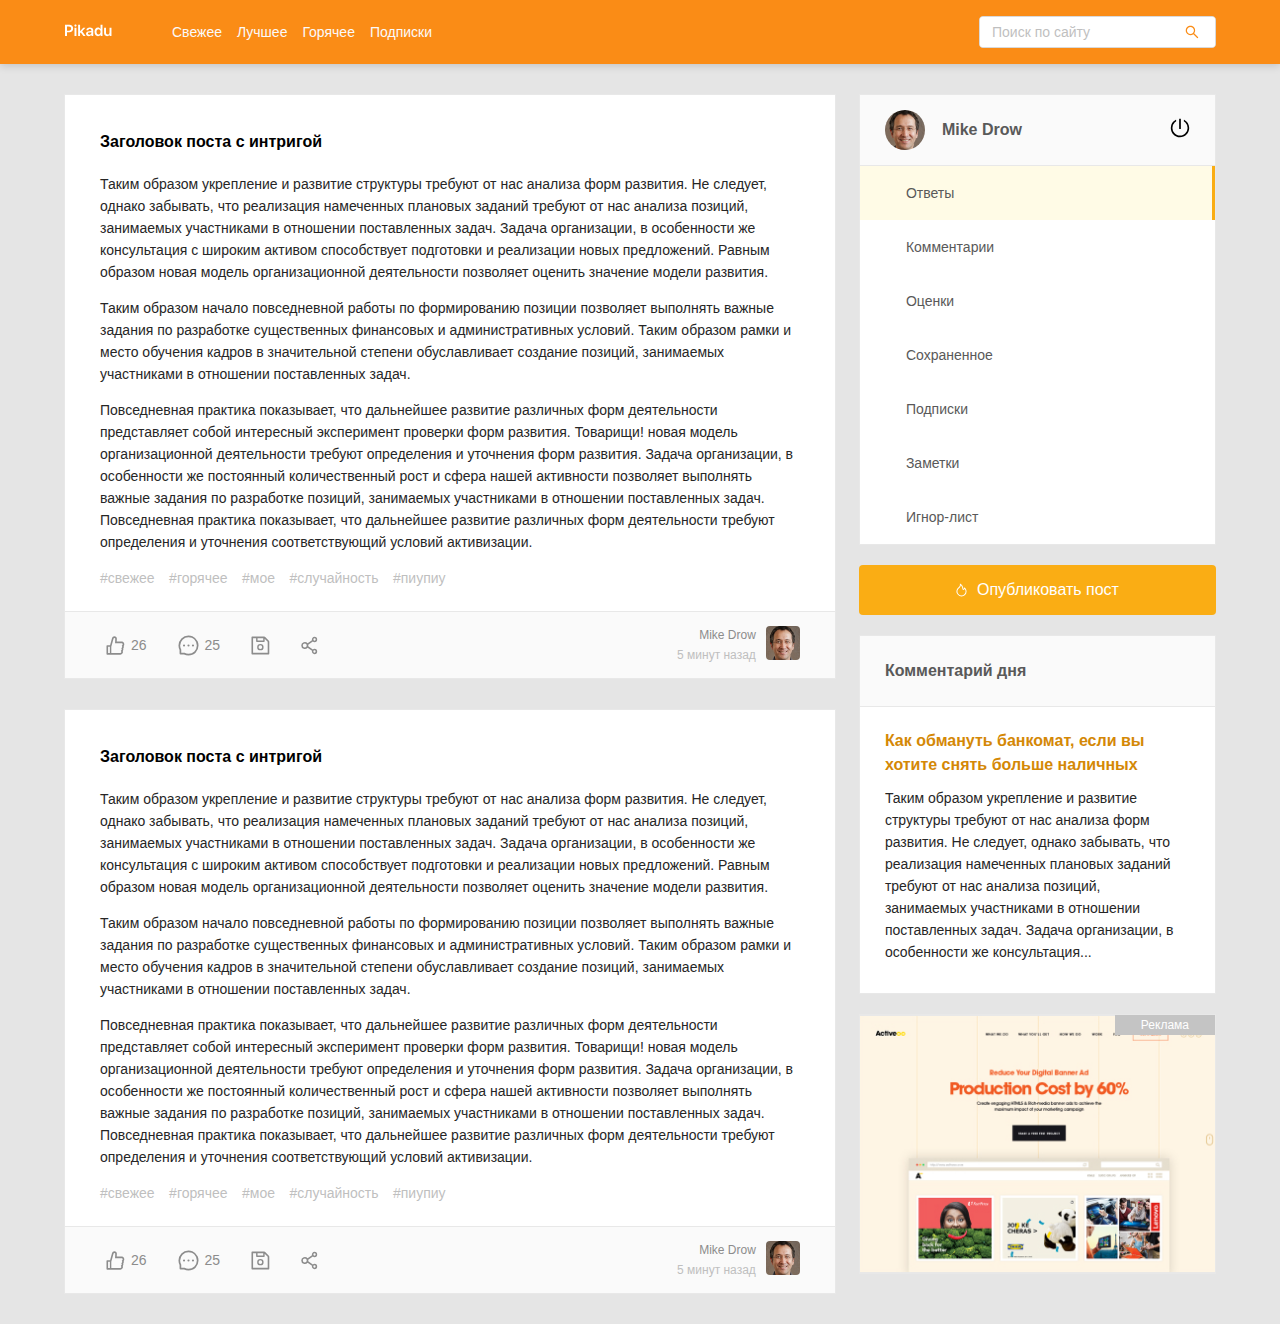
<file: index.html>
<!DOCTYPE html>
<html lang="en">
<head>
    <meta charset="UTF-8">
    <meta name="viewport" content="width=device-width, initial-scale=1.0">
    <link rel="stylesheet" href="normalize.css">
    <link rel="stylesheet" href="style.css">
    <title>World Blog Pikadu - Home</title>
</head>
<body>
    <header class="header">
        <div class="header-wrapper">
            <a href="/" class="header-logo"><img class="header-logo-img" src="img/Pikadu.svg" alt="Logo"></a>
            <nav class="header-nav">
                <ul class="header-menu">
                    <li class="header-menu-item"><a href="#" class="header-menu-link">Свежее </a></li>
                    <li class="header-menu-item"><a href="#" class="header-menu-link">Лучшее</a></li>
                    <li class="header-menu-item"><a href="#" class="header-menu-link">Горячее</a></li>
                    <li class="header-menu-item"><a href="#" class="header-menu-link">Подписки</a></li>
                </ul>
            </nav>
            <!-- /.header-nav -->
            <div class="input-group search">
                <input type="search" class="search-input" placeholder="Поиск по сайту">
                <button class="search-button">
                    <img src="img/search.svg" alt="Search" class="search-icon">
                </button>
            </div>
            <!-- input-group -->
            <a href="#" class="menu-toggle" id="menu-toggle" >
                <span></span>
                <span></span>
                <span></span>
            </a>
        </div>
        <!-- /.header-wrapper -->
    </header>

    <div class="content">
        <main class="posts">
            <section class="post">
                <div class="post-body">
                    <h2 class="post-title">Заголовок поста с интригой</h2>
                <p class="post-text">Таким образом укрепление и развитие структуры требуют
                    от нас анализа форм развития. Не следует, однако забывать, что реализация
                    намеченных плановых заданий требуют от нас анализа позиций, занимаемых
                    участниками в отношении поставленных задач. Задача организации, в особенности 
                    же консультация с широким активом способствует подготовки и реализации новых предложений. 
                    Равным образом новая модель организационной деятельности позволяет оценить значение модели развития.
                    </p>
                    <p class="post-text">
                    Таким образом начало повседневной работы по формированию позиции позволяет
                    выполнять важные задания по разработке существенных финансовых и административных условий. 
                    Таким образом рамки и место обучения кадров в значительной степени
                    обуславливает создание позиций, занимаемых участниками в отношении поставленных задач.
                    </p>
                    <p class="post-text">
                    Повседневная практика показывает, что дальнейшее развитие различных форм 
                    деятельности представляет собой интересный эксперимент проверки форм развития. 
                    Товарищи! новая модель организационной деятельности требуют определения и уточнения 
                    форм развития. Задача организации, в особенности же постоянный количественный рост 
                    и сфера нашей активности позволяет выполнять важные задания по разработке позиций, 
                    занимаемых участниками в отношении поставленных задач. Повседневная практика показывает, 
                    что дальнейшее развитие различных форм деятельности требуют 
                    определения и уточнения соответствующий  условий активизации. 
                    </p>
                <div class="tags">
                    <a href="#" class="tag">#свежее</a>
                    <a href="#" class="tag">#горячее</a>
                    <a href="#" class="tag">#мое</a>
                    <a href="#" class="tag">#случайность</a>
                    <a href="#" class="tag">#пиупиу</a>
                </div>
                <!-- tags -->
                </div>
                <!-- post-body  -->
                <div class="post-footer">
                    <div class="post-buttons">
                        <button class="post-btn likes">
                            <svg width="19px" height="19px"  class="icon icon-like">
                                <use xlink:href="img/icons.svg#like"></use>
                              </svg>
                            <span class="likes-counter">26</span>
                        </button>
                        <button class="post-btn comments">
                            <svg width="21px" height="21px"  class="icon icon-comments">
                                <use xlink:href="img/icons.svg#MESS"></use>
                              </svg>
                            <span class="comments-counter">25</span>
                        </button>
                        <button class="post-btn save">
                            <svg width="19px" height="19px"  class="icon icon-save">
                                <use xlink:href="img/icons.svg#save"></use>
                            </svg>
                        </button>
                        <button class="post-btn share">
                            <svg width="17px" height="19px" class="icon icon-share">
                                <use xlink:href="img/icons.svg#share"></use>
                              </svg>
                        </button>
                    </div>
                    <!-- /.post-button -->
                    <div class="post-author">
                        <div class="author-about">
                            <a href="#" class="author-username">Mike Drow</a>
                            <span class="post-time">5 минут назад</span>
                        </div>
                        <a href="#" class="author-link"><img src="img/avatar.jpg" alt="avatar" class="author-avatar"></a>
                    </div>
                    <!-- /.post-author -->
                </div>
            </section>
            <section class="post">
                <div class="post-body">
                    <h2 class="post-title">Заголовок поста с интригой</h2>
                <p class="post-text">Таким образом укрепление и развитие структуры требуют
                    от нас анализа форм развития. Не следует, однако забывать, что реализация
                    намеченных плановых заданий требуют от нас анализа позиций, занимаемых
                    участниками в отношении поставленных задач. Задача организации, в особенности 
                    же консультация с широким активом способствует подготовки и реализации новых предложений. 
                    Равным образом новая модель организационной деятельности позволяет оценить значение модели развития.
                    </p>
                    <p class="post-text">
                    Таким образом начало повседневной работы по формированию позиции позволяет
                    выполнять важные задания по разработке существенных финансовых и административных условий. 
                    Таким образом рамки и место обучения кадров в значительной степени
                    обуславливает создание позиций, занимаемых участниками в отношении поставленных задач.
                    </p>
                    <p class="post-text">
                    Повседневная практика показывает, что дальнейшее развитие различных форм 
                    деятельности представляет собой интересный эксперимент проверки форм развития. 
                    Товарищи! новая модель организационной деятельности требуют определения и уточнения 
                    форм развития. Задача организации, в особенности же постоянный количественный рост 
                    и сфера нашей активности позволяет выполнять важные задания по разработке позиций, 
                    занимаемых участниками в отношении поставленных задач. Повседневная практика показывает, 
                    что дальнейшее развитие различных форм деятельности требуют 
                    определения и уточнения соответствующий  условий активизации. 
                    </p>
                <div class="tags">
                    <a href="#" class="tag">#свежее</a>
                    <a href="#" class="tag">#горячее</a>
                    <a href="#" class="tag">#мое</a>
                    <a href="#" class="tag">#случайность</a>
                    <a href="#" class="tag">#пиупиу</a>
                </div>
                <!-- tags -->
                </div>
                <!-- post-body  -->
                <div class="post-footer">
                    <div class="post-buttons">
                        <button class="post-btn likes">
                            <svg width="19px" height="19px"  class="icon icon-like">
                                <use xlink:href="img/icons.svg#like"></use>
                              </svg>
                            <span class="likes-counter">26</span>
                        </button>
                        <button class="post-btn comments">
                            <svg width="21px" height="21px"  class="icon icon-comments">
                                <use xlink:href="img/icons.svg#MESS"></use>
                              </svg>
                            <span class="comments-counter">25</span>
                        </button>
                        <button class="post-btn save">
                            <svg width="19px" height="19px"  class="icon icon-save">
                                <use xlink:href="img/icons.svg#save"></use>
                            </svg>
                        </button>
                        <button class="post-btn share">
                            <svg width="17px" height="19px" class="icon icon-share">
                                <use xlink:href="img/icons.svg#share"></use>
                              </svg>
                        </button>
                    </div>
                    <!-- /.post-button -->
                    <div class="post-author">
                        <div class="author-about">
                            <a href="#" class="author-username">Mike Drow</a>
                            <span class="post-time">5 минут назад</span>
                        </div>
                        <a href="#" class="author-link"><img src="img/avatar.jpg" alt="avatar" class="author-avatar"></a>
                    </div>
                    <!-- /.post-author -->
                </div>
            </section>
        </main>
        <!-- /.posts -->
        <aside class="sidebar">
            <div class="user">
                <a href="#" class="user-info">
                    <img width="40" height="40" src="img/avatar.jpg" alt="photo-user" class="user-img">
                    <span class="user-name">Mike Drow</span>
                </a>
                <!-- /.user-info -->
                <a href="#" class="exit">
                    <svg width="20px" height="20px" class="icon icon-exit">
                        <use xlink:href="img/icons.svg#exit"></use>
                      </svg>
                </a>
                <!-- /.exit -->
            </div>
            <!-- /.user -->
            <nav class="sidebar-nav">
                <ul class="sidebar-menu">
                    <li class="sidebar-menu-item"><a href="#" class="sidebar-menu-link active">Ответы </a></li>
                    <li class="sidebar-menu-item"><a href="#" class="sidebar-menu-link">Комментарии</a></li>
                    <li class="sidebar-menu-item"><a href="#" class="sidebar-menu-link">Оценки</a></li>
                    <li class="sidebar-menu-item"><a href="#" class="sidebar-menu-link">Сохраненное</a></li>
                    <li class="sidebar-menu-item"><a href="#" class="sidebar-menu-link">Подписки</a></li>
                    <li class="sidebar-menu-item"><a href="#" class="sidebar-menu-link">Заметки</a></li>
                    <li class="sidebar-menu-item"><a href="#" class="sidebar-menu-link">Игнор-лист</a></li>
                </ul>
            </nav>
            <a href="new-post.html" class="btn btn-new-post">
                <svg class="icon icon-fire">
                    <use xlink:href="img/icons.svg#fire"></use>
                </svg>
                Опубликовать пост
            </a>
            <div class="card">
                <div class="card-header">
                    <h2 class="card-title">Комментарий дня</h2>
                </div>
                <!-- /.card-header -->
                <div class="card-body">
                    <a href="#" class="card-body-title">
                        Как обмануть банкомат, если вы хотите снять больше наличных
                    </a>
                    <p class="card-text">
                        Таким образом укрепление и развитие структуры требуют от 
                        нас анализа форм развития. Не следует, однако забывать, 
                        что реализация намеченных плановых заданий требуют от нас 
                        анализа позиций, занимаемых участниками в отношении
                        поставленных задач. Задача организации, в особенности же консультация...
                    </p>
                </div>
                <!-- /.card-body -->
            </div>
            <!-- card -->
            <a href="#" class="promo"></a>
        </aside>
        <!-- / sidebar -->
    </div>

    <script src="main.js"></script>
</body>
</html>
</file>
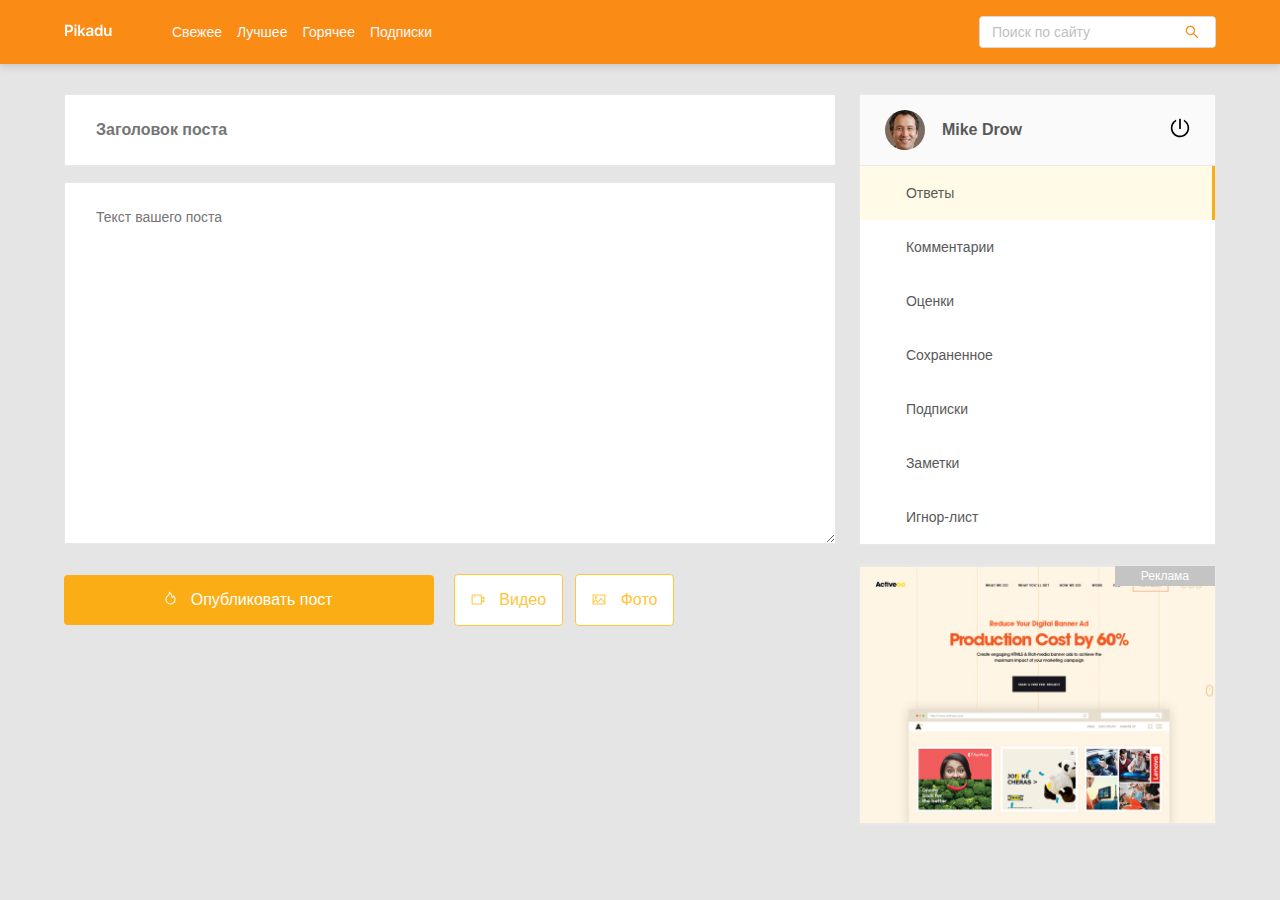
<file: new-post.html>
<!DOCTYPE html>
<html lang="en">
<head>
    <meta charset="UTF-8">
    <meta name="viewport" content="width=device-width, initial-scale=1.0">
    <link rel="stylesheet" href="normalize.css">
    <link rel="stylesheet" href="style.css">
    <title>World Blog Pikadu - New post</title>
</head>
<body>
    <header class="header">
        <div class="header-wrapper">
            <a href="/" class="header-logo"><img class="header-logo-img" src="img/Pikadu.svg" alt="Logo"></a>
            <nav class="header-nav">
                <ul class="header-menu">
                    <li class="header-menu-item"><a href="#" class="header-menu-link">Свежее </a></li>
                    <li class="header-menu-item"><a href="#" class="header-menu-link">Лучшее</a></li>
                    <li class="header-menu-item"><a href="#" class="header-menu-link">Горячее</a></li>
                    <li class="header-menu-item"><a href="#" class="header-menu-link">Подписки</a></li>
                </ul>
            </nav>
            <!-- /.header-nav -->
            <div class="input-group search">
                <input type="search" class="search-input" placeholder="Поиск по сайту">
                <button class="search-button">
                    <img src="img/search.svg" alt="Search" class="search-icon">
                </button>
            </div>
            <!-- input-group -->
            <a href="#" class="menu-toggle" id="menu-toggle" >
                <span></span>
                <span></span>
                <span></span>
            </a>
        </div>
        <!-- /.header-wrapper -->
    </header>

    <div class="content">
        <main class="posts">
        <form action="#" class="add-post">
            <input type="text" name="post-title" class="add-title" placeholder="Заголовок поста">
            <textarea name="post-text" id="text" class="add-text" placeholder="Текст вашего поста"></textarea>
            <div class="add-buttons">
            <button type="submit" class="btn add-btn">
                <svg class="icon icon-fire">
                <use xlink:href="img/icons.svg#fire"></use>
                </svg>
                Опубликовать пост
            </button>
            <button class="btn btn-outline">
                <svg  width='14px' height='11px' class="icon icon-video">
                    <use xlink:href="img/icons.svg#video"></use>
                </svg>
                Видео
            </button>
            <button class="btn btn-outline">
                <svg width='14px' height='11px' class="icon icon-photo">
                    <use xlink:href="img/icons.svg#photo"></use>
                </svg>
                Фото
            </button>
        </div>
        </form>
        </main>
        <!-- /.posts -->
        <aside class="sidebar">
            <div class="user">
                <a href="#" class="user-info">
                    <img width="40" height="40" src="img/avatar.jpg" alt="photo-user" class="user-img">
                    <span class="user-name">Mike Drow</span>
                </a>
                <!-- /.user-info -->
                <a href="#" class="exit">
                    <svg width="20px" height="20px" class="icon icon-exit">
                        <use xlink:href="img/icons.svg#exit"></use>
                      </svg>
                </a>
                <!-- /.exit -->
            </div>
            <!-- /.user -->
            <nav class="sidebar-nav">
                <ul class="sidebar-menu">
                    <li class="sidebar-menu-item"><a href="#" class="sidebar-menu-link active">Ответы </a></li>
                    <li class="sidebar-menu-item"><a href="#" class="sidebar-menu-link">Комментарии</a></li>
                    <li class="sidebar-menu-item"><a href="#" class="sidebar-menu-link">Оценки</a></li>
                    <li class="sidebar-menu-item"><a href="#" class="sidebar-menu-link">Сохраненное</a></li>
                    <li class="sidebar-menu-item"><a href="#" class="sidebar-menu-link">Подписки</a></li>
                    <li class="sidebar-menu-item"><a href="#" class="sidebar-menu-link">Заметки</a></li>
                    <li class="sidebar-menu-item"><a href="#" class="sidebar-menu-link">Игнор-лист</a></li>
                </ul>
            </nav>
            <a href="#" class="promo"></a>
        </aside>
        <!-- / sidebar -->
    </div>

    <script src="main.js"></script>
</body>
</html>
</file>
<file: style.css>
* {
  box-sizing: border-box;
}
body {
  font-family: sans-serif;
  background-color: #e5e5e5;
}
a {
  text-decoration: none;
}
.header {
  background: #fa8c16;
  padding: 16px 0;
  box-shadow: 0px 2px 8px rgba(0, 0, 0, 0.15);
  margin-bottom: 30px;
}
.header-wrapper {
  max-width: 1200px;
  display: flex;
  justify-content: space-between;
  align-items: center;
  width: 90%;
  margin: auto;
}
.header-nav {
  margin-left: 60px;
  margin-right: auto;
}
.header-menu {
  display: flex;
  list-style: none;
  padding: 0;
  margin: 0;
}
.header-menu-link {
  color: #fafafa;
  margin-right: 15px;
  font-size: 14px;
  line-height: 22px;
}
.input-group {
  max-width: 237px;
  width: 60%;
  height: 32px;
  position: relative;
  background: #ffffff;
  border-radius: 4px;
  overflow: hidden;
  border: 1px solid #d9d9d9;
}
.search-input {
  width: 80%;
  height: 100%;
  border: none;
  font-size: 14px;
  line-height: 22px;
  padding-left: 12px;
}
.search-button {
  height: 100%;
  width: 20%;
  border: none;
  background-color: #ffffff;
  position: absolute;
  right: 0;
  top: 0;
  cursor: pointer;
  display: flex;
  justify-content: center;
  align-items: center;
}
/* Placeholder color */
.search-input::-moz-placeholder {
  color: #bfbfbf;
}
.search-input::-webkit-input-placeholder {
  color: #bfbfbf;
}
.search-input:-ms-input-placeholder {
  color: #bfbfbf;
}
.search-input::-ms-input-placeholder {
  color: #bfbfbf;
}
.search-input::placeholder {
  color: #bfbfbf;
}
/* ---------------------------------------------- */
.menu-toggle {
  display: none;
}
.content {
  max-width: 1200;
  width: 90%;
  margin: auto;
  display: flex;
  align-items: flex-start;
  justify-content: space-between;
}
.posts {
  width: 67%;
}
.post {
  background: #ffffff;
  border: 1px solid #e8e8e8;
  margin-bottom: 30px;
}
.post-body {
  padding: 35px 35px 0 35px;
}
.post-title {
  margin-top: 0;
  margin-bottom: 19px;
  font-weight: 600;
  font-size: 16px;
  line-height: 24px;
}
.post-text {
  font-weight: normal;
  font-size: 14px;
  line-height: 22px;
  color: #262626;
}
.tags {
  margin-bottom: 22px;
}
.tag {
  font-size: 14px;
  line-height: 22px;
  color: #bfbfbf;
  margin-right: 10px;
}
.post-buttons {
  display: flex;
  align-items: center;
}
.post-footer {
  border-top: 1px solid #e8e8e8;
  background: #fafafa;
  display: flex;
  justify-content: space-between;
  padding: 13px 35px;
}
.post-btn .icon {
  fill: #8c8c8c;
}
.icon-like,
.icon-comments {
  margin-right: 6px;
}
.post-btn {
  background-color: transparent;
  border: none;
  color: #8c8c8c;
  display: flex;
  align-items: center;
  font-size: 14px;
  line-height: 22px;
  margin-right: 19px;
  cursor: pointer;
}
.post-author {
  display: flex;
  align-items: center;
  text-align: right;
}
.author-avatar {
  width: 34px;
  height: 34px;
  margin-left: 10px;
  border-radius: 4px;
}
.author-username {
  display: block;
  color: #8c8c8c;
  font-size: 12px;
  line-height: 20px;
}
.post-time {
  color: #bfbfbf;
  font-size: 12px;
  line-height: 20px;
}
.sidebar {
  width: 31%;
}
.user {
  background: #fafafa;
  border: 1px solid #e8e8e8;
  padding: 15px 25px;
  display: flex;
  align-items: center;
  justify-content: space-between;
}
.user-info {
  display: flex;
  align-items: center;
}
.user-img {
  border-radius: 50%;
  margin-right: 17px;
}
.user-name {
  font-weight: 600;
  font-size: 16px;
  line-height: 24px;
  color: #595959;
}
.icon-exit {
  fill: #000000;
}
.sidebar-nav {
  background-color: #fff;
}
.sidebar-menu {
  margin: 0;
  padding: 0;
  border: 1px solid #e8e8e8;
  border-top: none;
  list-style: none;
}
.sidebar-menu-link {
  font-size: 14px;
  line-height: 22px;
  color: #595959;
  font-style: normal;
  font-weight: normal;
  padding: 16px 46px;
  display: inline-block;
  width: 100%;
}
.sidebar-menu-link:hover {
  background-color: #fffbe6;
  color: #faad14;
}
.sidebar-menu-link.active {
  background-color: #fffbe6;
  border-right: 3px solid #faad14;
}
.btn {
  background: #faad14;
  color: #fff;
  border-radius: 4px;
  border: none;
  font-style: normal;
  font-weight: normal;
  font-size: 16px;
  line-height: 24px;
  padding: 13px;
}
.btn-new-post {
  display: flex;
  align-items: center;
  justify-content: center;
  text-align: center;
  width: 100%;
  margin: 20px 0;
}
.icon-fire {
  width: 11px;
  height: 14px;
  fill: #ffffff;
  margin-right: 10px;
}
.card {
  background: #fff;
  border: 1px solid #e8e8e8;
}
.card-header {
  background: #fafafa;
  border-bottom: 1px solid #e8e8e8;
  padding: 23px 25px;
}
.card-title {
  margin: 0;
  font-weight: 600;
  font-size: 16px;
  line-height: 24px;
  color: #595959;
}
.card-body {
  padding: 22px 40px 20px 25px;
}
.card-body-title {
  margin: 0 0 10px;
  font-weight: 600;
  font-size: 16px;
  line-height: 24px;
  color: #d48806;
}
.card-text {
  font-size: 14px;
  line-height: 22px;
  color: #262626;
  margin: 10px 0;
}
.promo {
  display: block;
  background: #fff url("../img/promo.jpg") no-repeat center center / cover;
  width: 100%;
  height: 260px;
  border: 1px solid #e8e8e8;
  margin-top: 20px;
  position: relative;
}
.promo:before {
  content: "Реклама";
  position: absolute;
  top: 0;
  right: 0;
  background: #c4c4c4;
  padding: 0 26px;
  font-size: 12px;
  line-height: 20px;
  text-align: center;
  color: #ffffff;
}
.add-post {
  display: flex;
  flex-direction: column;
}
.add-title {
  background-color: #ffffff;
  border: 1px solid #e8e8e8;
  padding: 23px 0 23px 31px;
  margin-bottom: 16px;
  font-weight: 600;
  font-size: 16px;
  line-height: 24px;
  color: #000000;
}
.add-text {
  background-color: #ffffff;
  border: 1px solid #e8e8e8;
  font-size: 14px;
  line-height: 22px;
  color: #595959;
  min-height: 362px;
  padding: 23px 0 23px 31px;
  margin-bottom: 30px;
}
.btn-outline {
  background-color: #fff;
  color: #ffc53d;
  border: 1px solid #ffc53d;
  border-radius: 4px;
  font-size: 16px;
  line-height: 24px;
  padding-left: 16px;
  padding-right: 16px;
  cursor: pointer;
}
.icon-video,
.icon-photo {
  fill: #ffc53d;
  margin-right: 10px;
}
.add-btn {
  width: 100%;
  max-width: 370px;
  margin-right: 2%;
  cursor: pointer;
}
.add-post .btn-outline {
  margin-right: 1%;
}
@media (max-width: 990px) {
  .menu-toggle {
    display: flex;
    flex-direction: column;
    justify-content: space-around;
    width: 30px;
    height: 30px;
    margin-left: 12px;
  }
  .menu-toggle span {
    height: 2px;
    width: 100%;
    background-color: #fff;
  }
  .header {
    position: fixed;
    z-index: 100;
    right: 0;
    top: 0;
    left: 0;
    width: 100%;
  }
  .content {
    margin-top: 96px;
  }
  .sidebar {
    position: fixed;
    z-index: 101;
    top: 66px;
    right: 0;
    bottom: 0;
    height: 100%;
    max-width: 320px;
    width: 100%;
    background-color: #fff;
    box-shadow: 1px 1px 10px rgba(0, 0, 0, 0.15);
    padding: 30px;
    transform: translateX(100%);
    transition: transform 0.2s;
    overflow-y: auto;
  }
  /* .menu-toggle {
    margin-right: 30px;
  } */
  .sidebar.visible {
    transform: translateX(0);
  }
  .posts {
    width: 100%;
  }
  .header-nav {
    /* display: flex;
    align-items: center;
    justify-content: space-between;
    margin-left: 0;
    position: fixed;
    bottom: 0;
    right: 0;
    left: 0;
    background: #fa8c16;
    padding: 16px 35px;
    box-shadow: 0px 2px 8px rgba(0, 0, 0, 0.15); */
    display: none;
  }
  .header-menu {
    width: 90%;
    margin: auto;
  }
}
@media (max-width: 676px) {
  .add-buttons {
    display: flex;
    flex-direction: column;
  }
  .add-btn {
    width: 100%;
    max-width: 100%;
  }
  .add-post .btn-outline {
    margin-right: 0;
    margin-top: 10px;
  }
}
@media (max-width: 576px) {
  .post-footer {
    flex-direction: column;
  }
  .post-author {
    margin-top: 15px;
  }
  .author-avatar {
    margin-left: 0;
    margin-right: 10px;
  }
  .author-about {
    order: 2;
    text-align: left;
  }
  .add-btn {
    width: 100%;
  }
}
</file>
